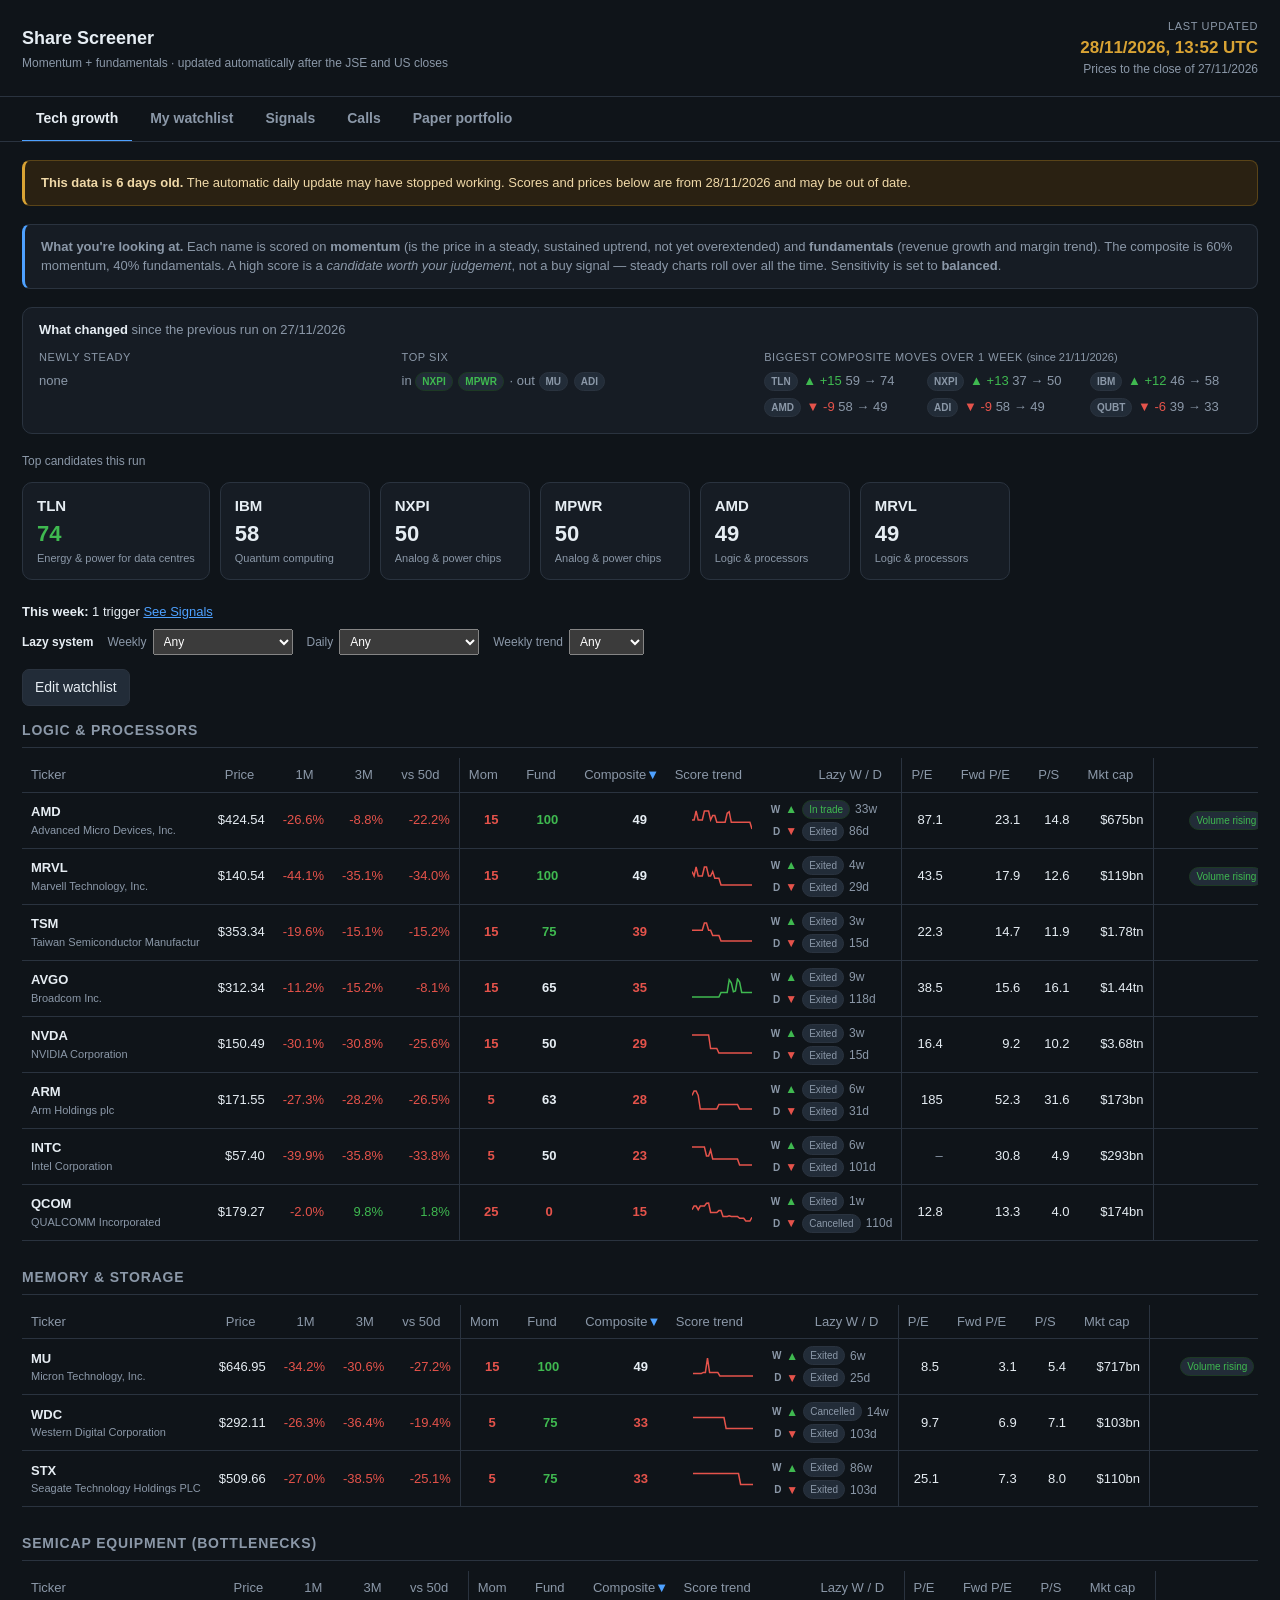
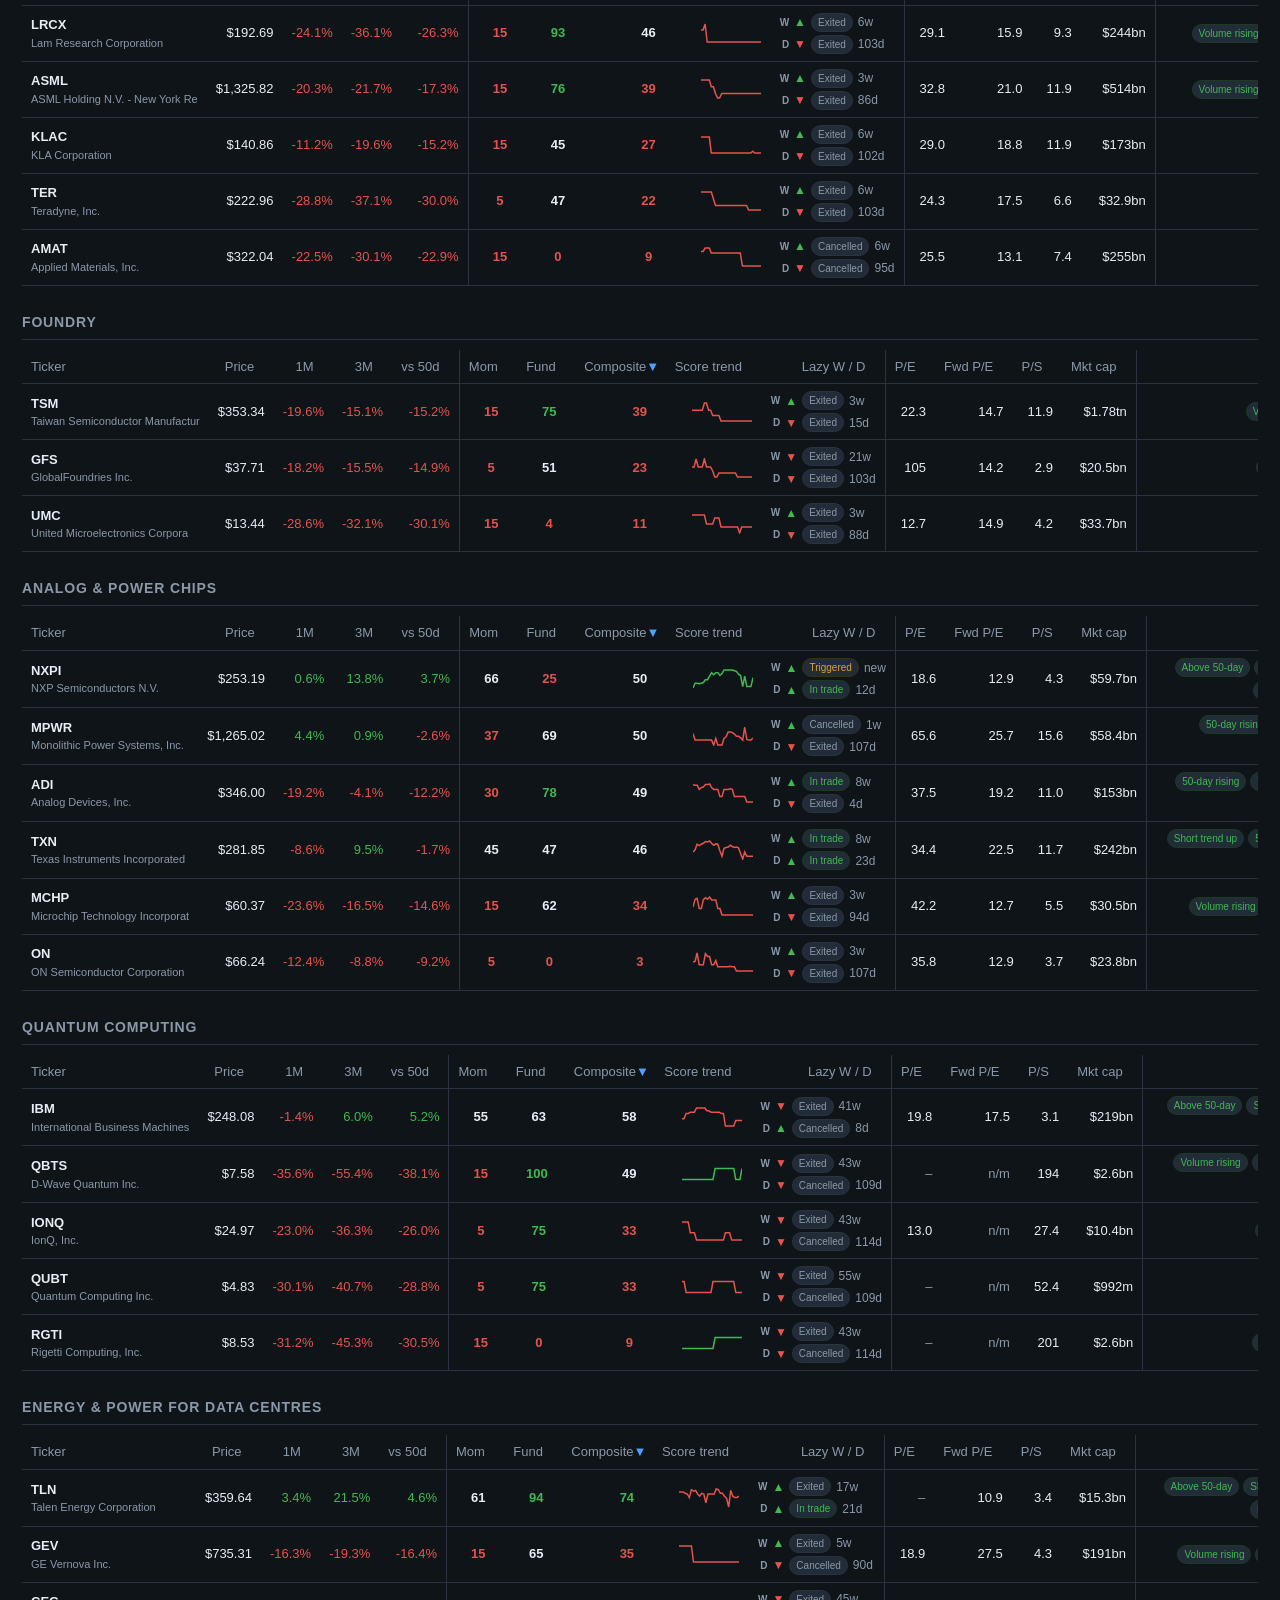
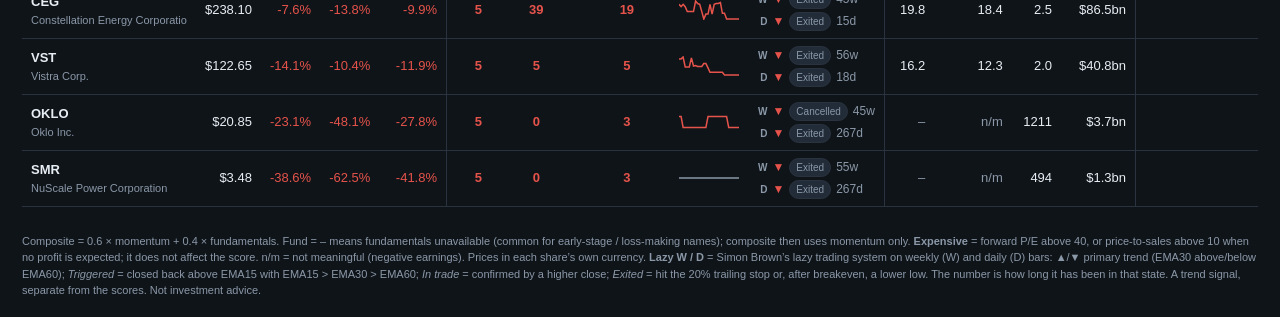
<file: index.html>
<!DOCTYPE html>
<html lang="en-GB">
<head>
<meta charset="utf-8">
<meta name="viewport" content="width=device-width, initial-scale=1">
<meta name="color-scheme" content="dark">
<title>Share Screener</title>
<!-- Bump ?v= whenever any .css or .js file changes, so browsers fetch the new files. -->
<link rel="stylesheet" href="style.css?v=26">
</head>
<body>
<header>
  <div>
    <h1>Share Screener</h1>
    <div class="sub">Momentum + fundamentals &middot; updated automatically after the JSE and US closes</div>
  </div>
  <div class="updated" id="updated" aria-live="polite">Loading&hellip;</div>
</header>

<nav class="tabs" id="tabs" role="tablist" aria-label="Watchlists"></nav>

<main>
  <div class="stale" id="stale" hidden></div>

  <div class="note">
    <b>What you're looking at.</b> Each name is scored on <b>momentum</b> (is the price in a steady, sustained
    uptrend, not yet overextended) and <b>fundamentals</b> (revenue growth and margin trend). The composite is
    60% momentum, 40% fundamentals. A high score is a <i>candidate worth your judgement</i>, not a buy signal &mdash;
    steady charts roll over all the time. Sensitivity is set to <b>balanced</b>.
  </div>

  <div id="changes"></div>
  <div class="topflags" id="topflags"></div>
  <div id="groups"></div>
  <div class="legend" id="legend"></div>
  <details class="problems" id="problems" hidden></details>
</main>

<script src="common.js?v=26"></script>
<script src="chart.js?v=26"></script>
<script src="portfolio.js?v=26"></script>
<script src="watchlist.js?v=26"></script>
<script src="calls.js?v=26"></script>
<script src="lazy.js?v=26"></script>
<script src="app.js?v=26"></script>
</body>
</html>
</file>
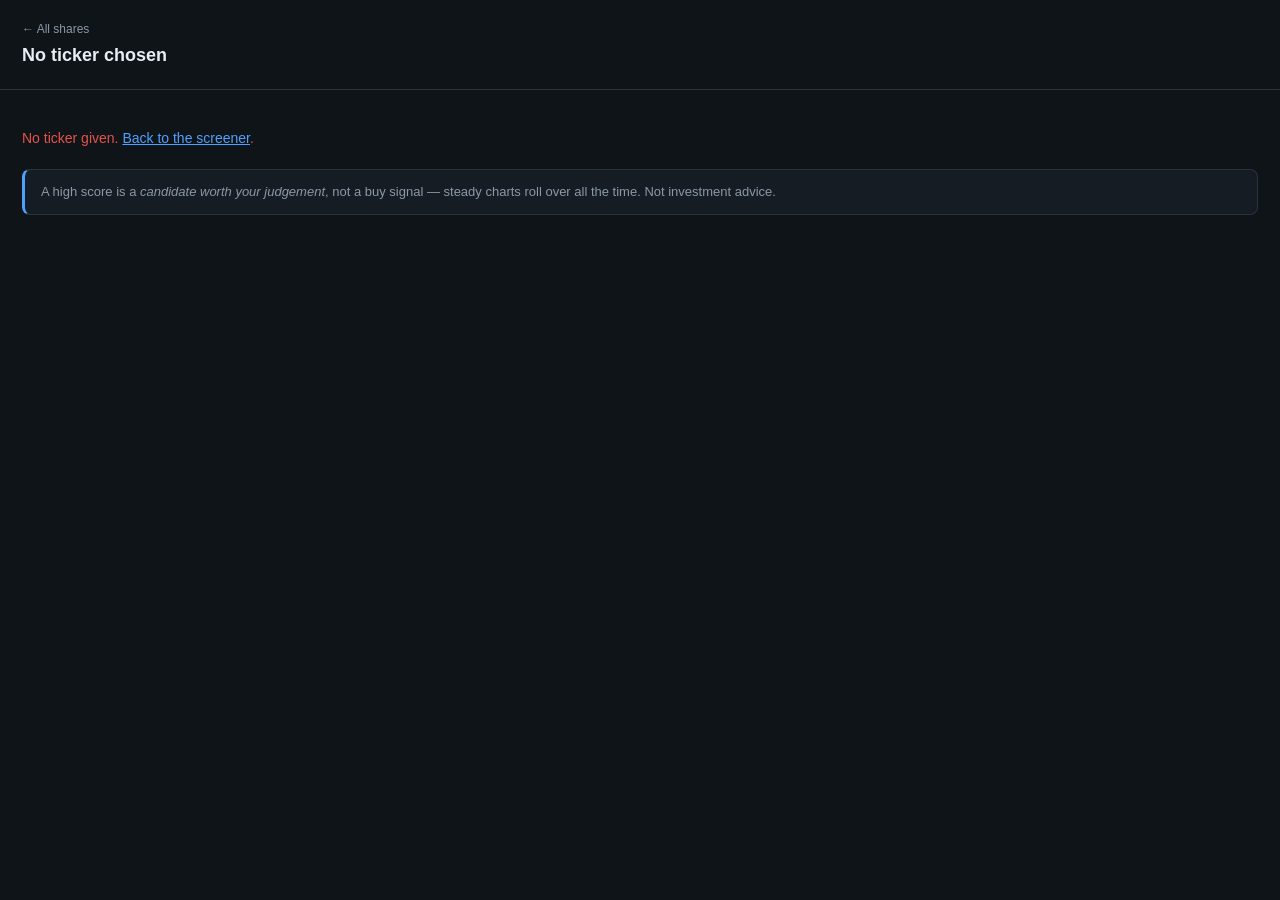
<file: ticker.html>
<!DOCTYPE html>
<html lang="en-GB">
<head>
<meta charset="utf-8">
<meta name="viewport" content="width=device-width, initial-scale=1">
<meta name="color-scheme" content="dark">
<title>Share Screener</title>
<!-- Bump ?v= whenever any .css or .js file changes, so browsers fetch the new files. -->
<link rel="stylesheet" href="style.css?v=26">
</head>
<body>
<header>
  <div>
    <a class="back" id="back" href="index.html">&larr; All shares</a>
    <h1 id="title">Loading&hellip;</h1>
    <div class="sub" id="subtitle"></div>
  </div>
  <div class="updated" id="updated"></div>
</header>

<main>
  <div class="stale" id="stale" hidden></div>
  <div id="content"></div>
  <div class="note">
    A high score is a <i>candidate worth your judgement</i>, not a buy signal &mdash; steady charts roll over all the time.
    Not investment advice.
  </div>
</main>

<script src="common.js?v=26"></script>
<script src="chart.js?v=26"></script>
<script src="portfolio.js?v=26"></script>
<script src="watchlist.js?v=26"></script>
<script src="calls.js?v=26"></script>
<script src="ticker.js?v=26"></script>
</body>
</html>
</file>
<file: style.css>
:root{
  --bg:#0f1419; --panel:#161c24; --panel2:#1d242e; --line:#2a333f;
  --text:#e6edf3; --muted:#8b98a8; --accent:#4ea1ff; --good:#3fb950;
  --warn:#d9a334; --bad:#e5534b; --chip:#222c38;
}
*{box-sizing:border-box}
[hidden]{display:none!important}
html{-webkit-text-size-adjust:100%}
body{margin:0;background:var(--bg);color:var(--text);
  font:14px/1.5 -apple-system,Segoe UI,Roboto,Helvetica,Arial,sans-serif}
header{padding:18px 22px;border-bottom:1px solid var(--line);
  display:flex;flex-wrap:wrap;gap:14px;align-items:center}
h1{font-size:18px;margin:0;font-weight:600}
.sub{color:var(--muted);font-size:12px;margin-top:2px}
a{color:var(--accent)}

/* last updated */
.updated{margin-left:auto;text-align:right}
.updated .lbl{font-size:11px;color:var(--muted);text-transform:uppercase;letter-spacing:.06em}
.updated .when{font-size:17px;font-weight:700}
.updated .asof{font-size:12px;color:var(--muted)}
.updated.old .when{color:var(--warn)}

/* tabs */
.tabs{display:flex;gap:4px;padding:0 22px;border-bottom:1px solid var(--line);overflow-x:auto;
  max-width:1500px;margin:0 auto}
.tabs button{font:inherit;background:none;border:none;color:var(--muted);padding:11px 14px;cursor:pointer;
  border-bottom:2px solid transparent;margin-bottom:-1px;white-space:nowrap;font-weight:600}
.tabs button[aria-selected=true]{color:var(--text);border-bottom-color:var(--accent)}
.tabs button:focus-visible{outline:2px solid var(--accent);outline-offset:-2px}

main{padding:18px 22px;max-width:1500px;margin:0 auto}
.note{background:var(--panel);border:1px solid var(--line);border-left:3px solid var(--accent);
  border-radius:8px;padding:12px 16px;margin:0 0 18px;font-size:13px;color:var(--muted)}
.stale{background:#2a2112;border:1px solid #5a4418;border-left:3px solid var(--warn);color:#f0d9a8;
  border-radius:8px;padding:12px 16px;margin:0 0 18px;font-size:13px}
.error{color:var(--bad);padding:20px 0}

/* what changed */
.changes{background:var(--panel);border:1px solid var(--line);border-radius:10px;padding:12px 16px;margin:0 0 18px}
.changes h3{font-size:13px;margin:0 0 10px;font-weight:600}
.changes h3 .dim{font-weight:400}
.changes p{margin:0;font-size:13px}
.chg-grid{display:grid;grid-template-columns:1fr 1fr 1.4fr;gap:14px 22px;font-size:13px}
.chg-grid .lbl{font-size:11px;color:var(--muted);text-transform:uppercase;letter-spacing:.05em;margin-bottom:5px}
.chg-grid .lbl .dim{text-transform:none;letter-spacing:0}
.chip{font:inherit;font-size:11px;font-weight:600;cursor:pointer;color:var(--text);padding:2px 8px;margin:0 2px 4px 0}
.chip:hover{border-color:var(--accent)}
.moves{list-style:none;margin:0;padding:0;display:grid;grid-template-columns:repeat(auto-fill,minmax(150px,1fr));gap:2px 12px}
.moves li{white-space:nowrap}
@keyframes flash{from{background:#24364d}to{background:transparent}}
tr.flash td{animation:flash 1.6s ease-out}

/* top candidates */
.topflags{display:flex;flex-wrap:wrap;gap:10px;margin-bottom:22px}
.topflags .cap{width:100%;color:var(--muted);font-size:12px;margin-bottom:2px}
.card{background:var(--panel);border:1px solid var(--line);border-radius:10px;
  padding:12px 14px;min-width:150px;flex:0 1 auto}
a.card{color:inherit;text-decoration:none}
a.card:hover,a.card:focus-visible{border-color:var(--accent)}
.card .t{font-weight:700;font-size:15px}
.card .s{font-size:22px;font-weight:700}

/* tables */
.sector{margin-bottom:26px}
.sector h2{font-size:14px;text-transform:uppercase;letter-spacing:.06em;
  color:var(--muted);border-bottom:1px solid var(--line);padding-bottom:6px;margin:0 0 10px}
.tbl{overflow-x:auto;-webkit-overflow-scrolling:touch}
table{width:100%;border-collapse:collapse;font-size:13px}
th,td{text-align:right;padding:7px 9px;border-bottom:1px solid var(--line);white-space:nowrap}
th:first-child,td:first-child{text-align:left;position:sticky;left:0;background:var(--bg);z-index:1}
th{color:var(--muted);font-weight:500;user-select:none}
th.sortable{cursor:pointer}
th.sortable:hover{color:var(--text)}
th .arrow{display:inline-block;width:.8em;color:var(--accent)}
th.grp{border-left:1px solid var(--line)}
td.grp{border-left:1px solid var(--line)}
tbody tr:hover td{background:var(--panel)}
.tick{font-weight:700;color:var(--text);text-decoration:none}
a.tick:hover,a.tick:focus-visible{color:var(--accent);text-decoration:underline}
.mscore{display:none;font-weight:700;margin-left:8px;font-size:12px}
.name{color:var(--muted);font-size:11px;font-weight:400;display:block;max-width:170px;overflow:hidden;text-overflow:ellipsis}
.warnline{color:var(--warn);font-size:11px;display:block}
.score{font-weight:700;border-radius:6px;padding:2px 8px;display:inline-block;min-width:34px;text-align:center}
.pos{color:var(--good)} .neg{color:var(--bad)} .dim{color:var(--muted)}
.badges{display:flex;gap:4px;flex-wrap:wrap;justify-content:flex-end;min-width:300px}
.b{font-size:10px;padding:1px 6px;border-radius:10px;background:var(--chip);color:var(--muted);border:1px solid var(--line)}
.b.g{color:var(--good);border-color:#1d3a24}
.b.w{color:var(--warn);border-color:#3a3018}
svg.spark{vertical-align:middle;display:block;margin-left:auto}
.legend{font-size:11px;color:var(--muted);margin-top:8px}
.problems{margin-top:18px;font-size:12px;color:var(--muted)}
.problems summary{cursor:pointer;color:var(--warn)}
.problems ul{margin:8px 0 0;padding-left:18px}

/* ---------- buttons, dialogs, toast ---------- */
button{font:inherit}
.btn,.dlg-f button:not(.ghost){background:var(--accent);border:none;color:#04111f;font-weight:600;border-radius:7px;padding:8px 14px;cursor:pointer}
button.ghost{background:var(--chip);color:var(--text);border:1px solid var(--line);border-radius:7px;padding:7px 12px;cursor:pointer}
button.ghost:hover{border-color:var(--accent)}
button.ghost.subtle{background:none;color:var(--muted)}
button.danger{background:var(--bad)!important;color:#fff!important}
button:disabled{opacity:.5;cursor:default}
.simbtn{font-size:11px;background:none;border:1px solid var(--line);color:var(--accent);border-radius:6px;padding:3px 8px;cursor:pointer;white-space:nowrap}
.simbtn:hover,.simbtn:focus-visible{border-color:var(--accent)}
dialog{background:var(--panel);color:var(--text);border:1px solid var(--line);border-radius:12px;max-width:460px;width:calc(100% - 32px);padding:0}
dialog::backdrop{background:rgba(0,0,0,.6)}
.dlg-h{padding:14px 18px;border-bottom:1px solid var(--line);font-weight:600}
.dlg-b{padding:14px 18px;font-size:13px}
.dlg-b p{margin:0 0 10px}
.dlg-f{padding:12px 18px;border-top:1px solid var(--line);display:flex;gap:8px;justify-content:flex-end}
.field{display:block;font-size:12px;color:var(--muted);margin:6px 0}
.amt{display:flex;align-items:center;margin-top:4px;background:var(--panel2);border:1px solid var(--line);border-radius:7px;padding:0 10px}
.amt span{color:var(--muted);font-weight:600}
.amt input{flex:1;min-width:0;background:none;border:none;color:var(--text);font:inherit;font-size:16px;padding:8px 6px;outline:none}
.amt:focus-within{border-color:var(--accent)}
#pf-toast{position:fixed;left:50%;bottom:18px;transform:translate(-50%,20px);opacity:0;pointer-events:none;transition:.2s;
  background:#0b1016;border:1px solid var(--line);border-left:3px solid var(--good);border-radius:8px;padding:10px 14px;
  font-size:13px;max-width:calc(100% - 32px);z-index:10;box-shadow:0 6px 20px rgba(0,0,0,.5)}
#pf-toast.show{opacity:1;transform:translate(-50%,0);pointer-events:auto}

/* ---------- watchlist editing ---------- */
.wlbar{display:flex;gap:10px;align-items:center;flex-wrap:wrap;margin:0 0 14px}
.wl-wait{color:var(--warn)}
.wl-small{font-size:11px;padding:2px 8px;margin-left:8px;text-transform:none;letter-spacing:0;vertical-align:middle}
.wl-remove{display:block;margin-top:3px;font-size:11px;background:none;border:1px solid #4a2523;color:var(--bad);border-radius:6px;padding:1px 7px;cursor:pointer}
.wl-remove:hover,.wl-remove:focus-visible{border-color:var(--bad)}
.wl-searchrow{display:flex;gap:8px;margin-top:4px}
.wl-searchrow input.txt{margin-top:0;flex:1;min-width:0}
.wl-results{display:flex;flex-direction:column;gap:2px;margin:8px 0;max-height:260px;overflow-y:auto}
.wl-result{display:flex;gap:8px;align-items:flex-start;padding:6px 8px;border-radius:6px;cursor:pointer;font-size:13px}
.wl-result:hover{background:var(--panel2)}
.wl-result input{margin-top:3px}
select.txt{appearance:auto}

/* ---------- lazy trading system ---------- */
.lazybar{display:flex;gap:6px 14px;align-items:center;flex-wrap:wrap;margin:0 0 14px;font-size:12px;color:var(--muted)}
.lazybar label{display:flex;gap:6px;align-items:center}
.lazybar select.lz-filter{width:auto;margin:0;padding:4px 6px;font-size:12px}
.lz-label{font-weight:600;color:var(--text)}
.lzcell{display:flex;flex-direction:column;gap:3px;align-items:flex-start}
.lz{display:flex;gap:5px;align-items:center;font-size:12px;white-space:nowrap}
.lz-tf{color:var(--muted);font-size:10px;font-weight:700;width:10px}
.lz .b{font-size:10px}

.sig-summary{flex-basis:100%;font-size:13px;color:var(--text);margin-bottom:2px}
.sig-day{margin-bottom:16px}
.sig-day h4{font-size:13px;margin:0 0 8px;padding-bottom:4px;border-bottom:1px solid var(--line)}
.sig-kind{margin:0 0 10px}
.sig-kind.muted{opacity:.75}
.sig-label{font-size:11px;color:var(--muted);text-transform:uppercase;letter-spacing:.05em;margin-bottom:4px}
.sig-list{list-style:none;margin:0;padding:0}
.sig-item{padding:6px 0;border-bottom:1px solid var(--line)}
.sig-item:last-child{border-bottom:none}
.sig-item .score{font-size:11px;padding:0 6px;min-width:0;margin-left:4px}
.sig-item .b{margin-left:4px}
.sig-cols .panel{margin-bottom:18px}

/* ---------- analyst calls ---------- */
.callbadge{font-size:12px;font-weight:600;white-space:nowrap}
.callbadge.up{color:var(--good)} .callbadge.down{color:var(--bad)} .callbadge.flat{color:var(--muted)}
.call-row{display:flex;gap:14px;align-items:flex-end;flex-wrap:wrap}
.call-row .field{flex:0 0 auto}
.call-row .check{margin:0 0 10px;flex:1 1 200px}
.call-chosen{display:flex;gap:8px;align-items:center;margin-top:4px;font-size:14px;color:var(--text)}
fieldset.call-dir{border:none;padding:0;margin:8px 0;display:flex;gap:6px;flex-wrap:wrap}
fieldset.call-dir legend{padding:0;margin-bottom:4px}
.seg-opt{flex:1 1 90px}
.seg-opt input{position:absolute;opacity:0;pointer-events:none}
.seg-opt span{display:block;text-align:center;padding:8px 10px;border:1px solid var(--line);border-radius:7px;cursor:pointer;color:var(--text);font-weight:600}
.seg-opt input:checked+span{background:var(--chip)}
.seg-opt.up input:checked+span{border-color:var(--good);color:var(--good)}
.seg-opt.down input:checked+span{border-color:var(--bad);color:var(--bad)}
.seg-opt.flat input:checked+span{border-color:var(--muted)}
.seg-opt input:focus-visible+span{outline:2px solid var(--accent);outline-offset:1px}
.calls-table td{vertical-align:top}
.calls-table th,.calls-table td{text-align:left}
.call-src{white-space:normal;max-width:200px}
.call-actions{white-space:nowrap}
input[type=date].txt{color-scheme:dark}

/* ---------- paper portfolio ---------- */
.pf-toolbar{display:flex;gap:8px;align-items:center;flex-wrap:wrap;margin-bottom:16px}
.pf-sheet{background:var(--panel);border:1px solid var(--line);border-radius:8px;padding:8px 12px;margin-bottom:10px}
.sync{font-size:13px}
.sync.ok{color:var(--good)}
.sync.warn{color:var(--warn)}
input.txt{display:block;width:100%;margin-top:4px;background:var(--panel2);border:1px solid var(--line);color:var(--text);
  border-radius:7px;padding:8px 10px;font:inherit;font-size:14px}
input.txt:focus{outline:none;border-color:var(--accent)}
label.check{display:flex;gap:8px;align-items:flex-start;font-size:13px;margin:10px 0}
.pf-sum{min-width:220px}
.pf-sum .lbl{font-size:11px;color:var(--muted);text-transform:uppercase;letter-spacing:.05em}
.pf-grid{display:grid;grid-template-columns:repeat(auto-fill,minmax(min(100%,440px),1fr));gap:16px;margin-bottom:22px}
.pf-card{margin:0}
.pf-head{display:flex;gap:12px;align-items:flex-start;margin-bottom:10px}
.pf-ret{margin-left:auto;text-align:right;font-size:20px;font-weight:700;white-space:nowrap}
.pf-ret .small{font-weight:400;color:var(--muted)}
.name.inline{display:inline;max-width:none}
.pf-kv{grid-template-columns:1fr auto;margin-bottom:6px}
.pf-actions{display:flex;gap:8px;justify-content:flex-end}
.pf-h2{font-size:14px;text-transform:uppercase;letter-spacing:.06em;color:var(--muted);border-bottom:1px solid var(--line);padding-bottom:6px;margin:8px 0 10px}
.sim-row{display:flex;gap:12px;align-items:center;flex-wrap:wrap;margin:-6px 0 18px}

/* ---------- ticker detail page ---------- */
.back{font-size:12px;color:var(--muted);text-decoration:none;display:inline-block;margin-bottom:4px}
.back:hover{color:var(--accent)}
.h-price{font-weight:500;color:var(--muted);margin-left:8px}
.summary{display:flex;flex-wrap:wrap;gap:10px;margin-bottom:18px}
.stat{background:var(--panel);border:1px solid var(--line);border-radius:10px;padding:10px 14px;min-width:100px}
.stat.grow{flex:1 1 260px}
.stat .lbl,.panel h3 .dim{font-size:11px;color:var(--muted);text-transform:uppercase;letter-spacing:.05em}
.stat .big{font-size:30px;font-weight:700;line-height:1.2}
.stat .mid{font-size:20px;font-weight:700;line-height:1.5}
.badges.left{justify-content:flex-start;min-width:0;margin-top:6px}
.panel{background:var(--panel);border:1px solid var(--line);border-radius:10px;padding:14px 16px;margin-bottom:18px;min-width:0}
.panel h3{font-size:14px;margin:0 0 10px;font-weight:600}
.panel-h{display:flex;align-items:center;gap:12px;flex-wrap:wrap}
.panel-h h3{margin:0}
.seg{display:flex;border:1px solid var(--line);border-radius:7px;overflow:hidden}
.seg-view{margin-left:auto}
.lazystatus{margin:8px 0 0;color:var(--text)}
.bt-tiles{display:grid;grid-template-columns:repeat(auto-fill,minmax(140px,1fr));gap:8px;margin:8px 0}
.bt-tile{background:var(--panel2);border:1px solid var(--line);border-radius:8px;padding:8px 10px}
.bt-tile .lbl{font-size:11px;color:var(--muted);text-transform:uppercase;letter-spacing:.04em}
.bt-tile .v{font-size:18px;font-weight:700;font-variant-numeric:tabular-nums}
.seg-bt{margin-left:auto}
tr.bt-open td{background:rgba(63,185,80,.06)}
.bt-verdict{margin:4px 0 10px}
#backtest table.plain td:last-child,#backtest table.plain th:last-child{text-align:left;white-space:normal}
.lazystatus:empty{display:none}
.marker-key .mk{display:inline-block;margin-right:5px;font-weight:700;color:var(--muted)}
.marker-key .mk.up{color:var(--good)} .marker-key .mk.down{color:var(--bad)} .marker-key .mk.trig{color:var(--warn)}
.tip .tip-ev{color:var(--text);margin-top:5px;max-width:240px;white-space:normal}
.seg button{font:inherit;font-size:12px;background:none;border:none;color:var(--muted);padding:5px 11px;cursor:pointer}
.seg button+button{border-left:1px solid var(--line)}
.seg button[aria-pressed=true]{background:var(--chip);color:var(--text);font-weight:600}
.legend-row{display:flex;flex-wrap:wrap;gap:4px 16px;font-size:12px;color:var(--muted);margin:10px 0 4px}
.legend-row i,.tip i{display:inline-block;width:12px;height:3px;border-radius:2px;margin-right:6px;vertical-align:middle}
.chart{position:relative;margin:4px 0 8px}
.chart svg{display:block;touch-action:pan-y;outline:none}
.chart svg:focus-visible{outline:2px solid var(--accent);outline-offset:2px;border-radius:4px}
.chart .ax{font-size:11px;fill:var(--muted);font-variant-numeric:tabular-nums}
.chart .ax.lbl{fill:var(--text)}
.tip{position:absolute;pointer-events:none;background:#0b1016;border:1px solid var(--line);border-radius:8px;
  padding:8px 10px;font-size:12px;min-width:160px;box-shadow:0 4px 14px rgba(0,0,0,.4);z-index:2}
.tip div{display:flex;align-items:center;gap:4px;margin-top:3px;color:var(--muted)}
.tip span{margin-left:auto;padding-left:12px;color:var(--text);font-variant-numeric:tabular-nums}
.cols{display:grid;grid-template-columns:1fr 1fr;gap:18px}
.cols .panel{margin-bottom:18px}
table.rules{margin-bottom:18px}
table.rules td{white-space:normal;vertical-align:top;text-align:left}
table.rules td.ok{width:22px;color:var(--good);font-weight:700}
table.rules tr.off td.ok{color:var(--muted)}
table.rules tr.off td div:first-child{color:var(--muted)}
table.rules .det{font-size:11.5px;color:var(--muted)}
table.rules td.pts{text-align:right;white-space:nowrap;font-variant-numeric:tabular-nums}
table.rules tfoot td{border-bottom:none;font-weight:600}
table.rules td:first-child,table.plain td:first-child,table.plain th:first-child{position:static;background:none}
.composite-line{margin:0;padding-top:10px;border-top:1px solid var(--line);font-size:13px}
dl.kv{display:grid;grid-template-columns:auto 1fr;gap:6px 18px;margin:0;font-size:13px}
dl.kv dt{color:var(--muted)} dl.kv dd{margin:0;text-align:right;font-weight:600;font-variant-numeric:tabular-nums}
table.plain th{cursor:default}
.small{font-size:12px}
details.small summary{cursor:pointer;color:var(--muted);margin-top:6px}
.badges-cell{white-space:normal;text-align:left!important;min-width:200px}

@media (max-width:860px){ .cols{grid-template-columns:1fr} }

@media (max-width:640px){
  header{padding:14px 16px}
  .updated{margin-left:0;text-align:left;width:100%}
  .tabs{padding:0 8px}
  main{padding:14px 16px}
  .card{min-width:0;flex:1 1 calc(50% - 10px);padding:10px 12px}
  .card .s{font-size:19px}
  th,td{padding:6px 7px}
  .name{max-width:110px}
  .chg-grid{grid-template-columns:1fr}
  .mscore{display:inline}
  .panel{padding:12px}
  .stat{min-width:0;flex:1 1 calc(33% - 10px);padding:8px 10px}
  .stat .lbl{font-size:10px;letter-spacing:.02em}
  .stat .big{font-size:24px}
  .stat .mid{font-size:17px}
}
</file>
